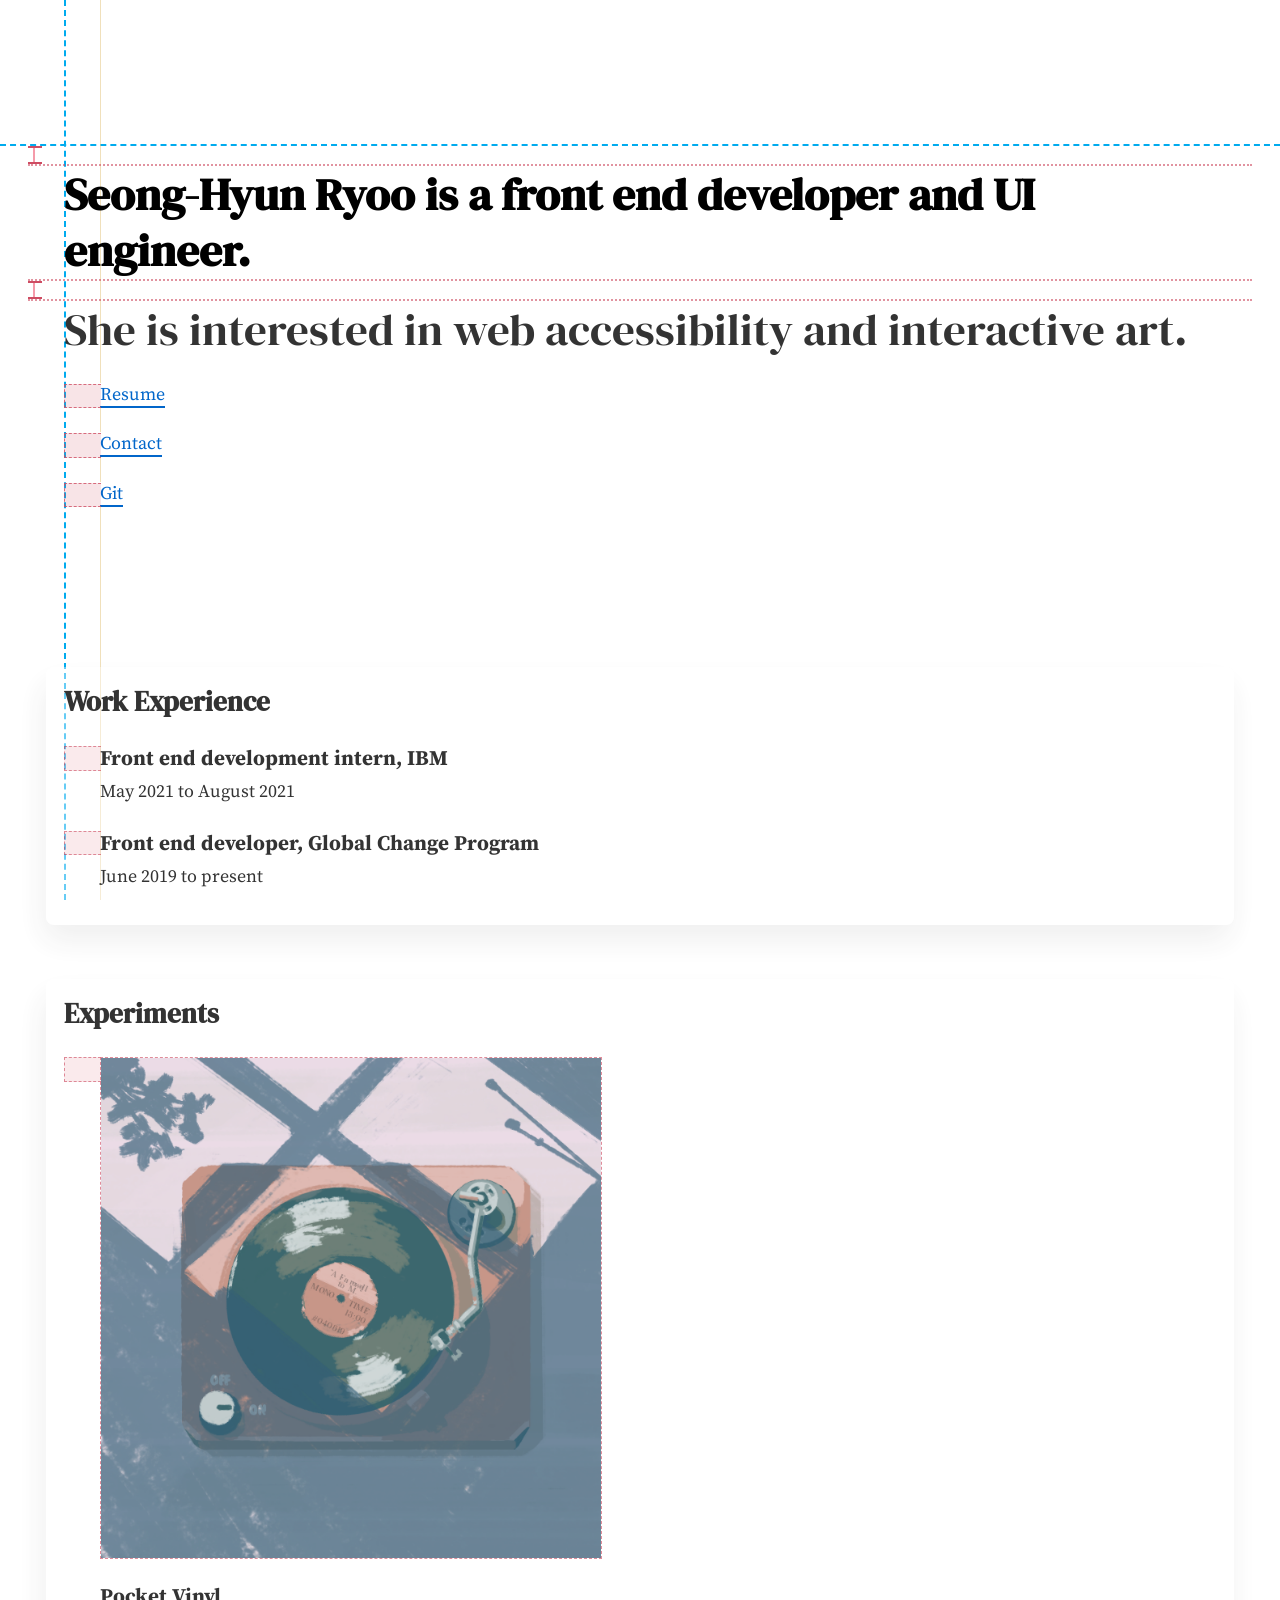
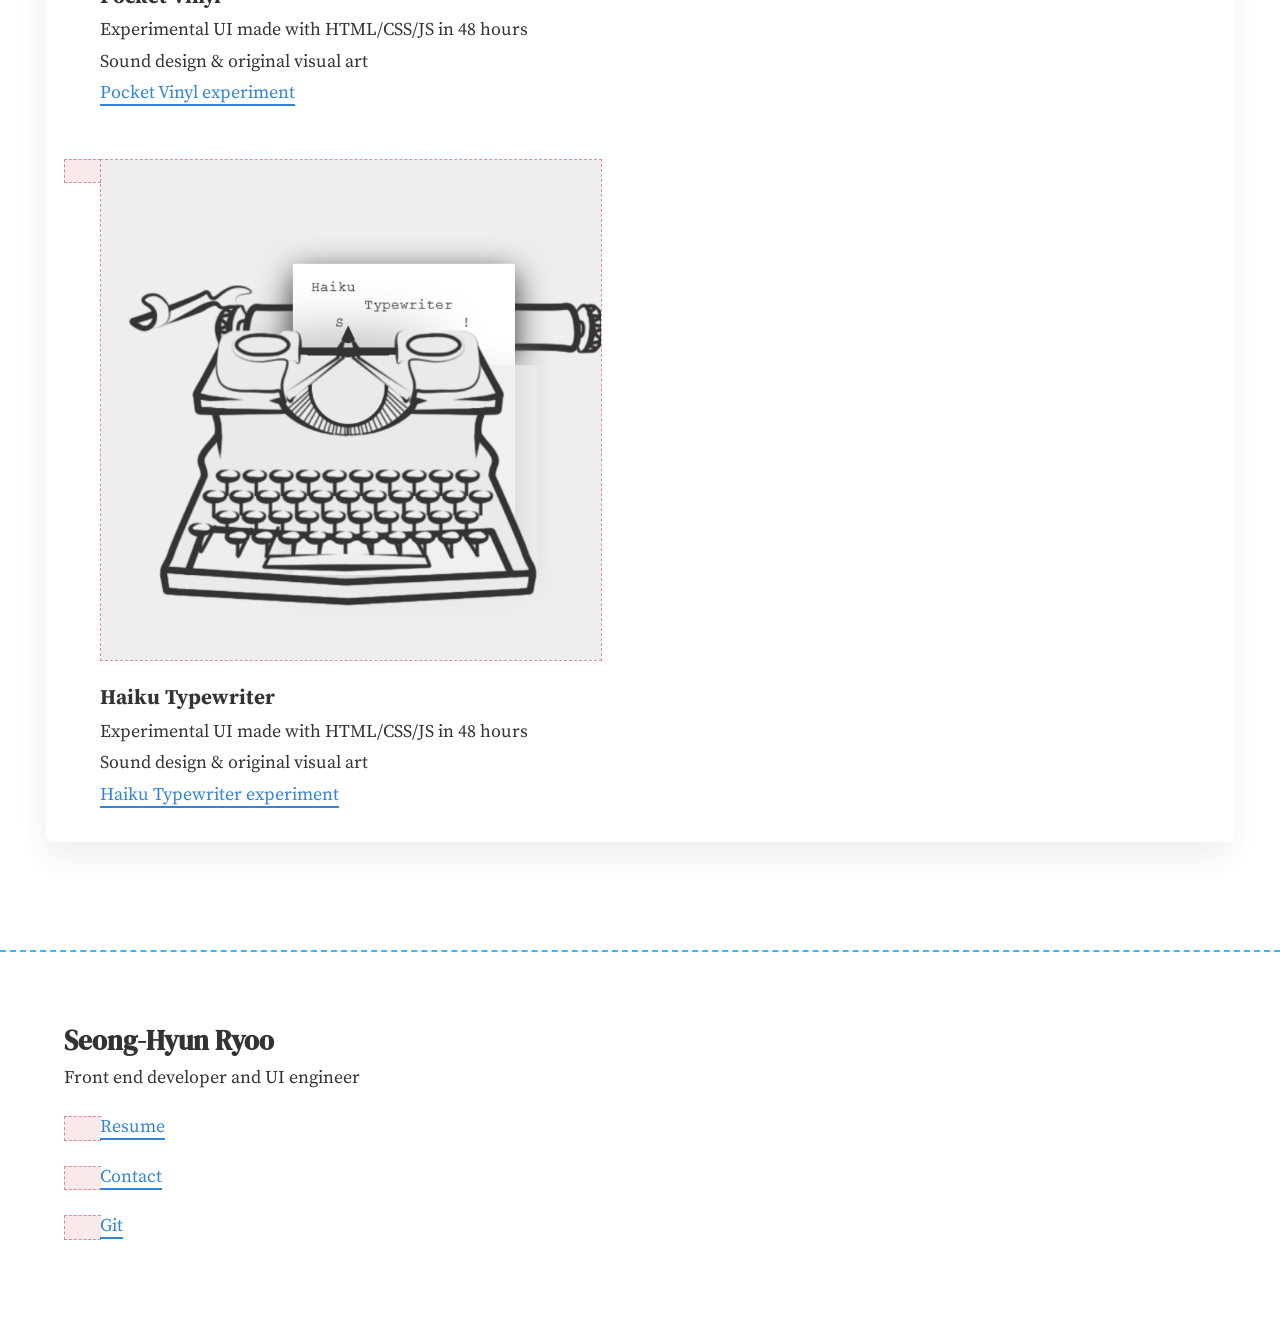
<file: index.html>
<!DOCTYPE html>
<html lang="en" dir="ltr">
  <head>
    <title>Seong-Hyun Ryoo: front end developer</title>
    <meta name="viewport" content="width=device-width, initial-scale=1">
    <link type="text/css" rel="stylesheet" href="css/sitewide.css">
    <link type="text/css" rel="stylesheet" href="css/home.css">
    <link type="text/css" rel="stylesheet" href="css/graphics.css">
  </head>
  <body>
    <header class="visually-hidden">
      <h1>Seong-Hyun Ryoo: front end developer</h1>
    </header>
    <main>
      <div class="hero">
        <div class="hero-content">
          <div class="fake-padding no-top">
            <div class="measure"></div>
          </div>
          <div class="contained">
            <h2>Seong-Hyun Ryoo is a front end developer and UI engineer.</h2>
          </div>
          <div class="fake-padding">
            <div class="measure"></div>
          </div>
          <div class="contained">
            <p>She is interested in web accessibility and interactive art.</p>
          </div>
          <nav aria-label="Contact" class="contained">
            <ul>
              <li>
                <a href="files/Seong-HyunRyoo.pdf">
                  Resume
                </a>
              </li>
              <li>
                <a href="&#109;&#97;&#105;&#108;&#116;&#111;&#58;%73%65%6F%6E%67%68%79%75%6E%72%79%6F%6F%40%67%6D%61%69%6C%2E%63%6F%6D">
                  Contact
                </a>
              </li>
              <li>
                <a href="https://github.com/seongryoo">
                  Git
                </a>
              </li>
            </ul>
          </nav>
        </div>
      </div>
      <section class="section contained">
        <h2>Work Experience</h2>
        <ul>
          <li>
            <h3>Front end development intern, IBM</h3>
            <p>May 2021 to August 2021</p>
          </li>
          <li>
            <h3>Front end developer, Global Change Program</h3>
            <p>June 2019 to present</p>
          </li>
        </ul>
      </section>
      <!-- <section class="section contained">
        <h2>Posts</h2>
        <ul>
          <li>
            <a href="/posts/wordpress-accessibility">WordPress development and web accessibility</a>
          </li>
        </ul>
      </section> -->
      <section class="section contained">
        <h2>Experiments</h2>
        <ul>
          <li class="image-li">
            <img src="img/pocket-vinyl.png" width="500" height="500" alt="Screenshot of the pocket vinyl experimental UI. In the screenshot, there is a digital painting of an old-fashioned record player on a table. The record player has a wooden chassis and a vinyl record labelled &lsquo;A Farewell to M.&rsquo; currently playing. Warm shafts of sunlight, in the shape of a nearby window, rest on the table and the record player.">
            <div class="image-text">
              <h3>Pocket Vinyl</h3>
              <p>Experimental UI made with HTML/CSS/JS in 48 hours</p>
              <p>Sound design & original visual art</p>
              <a href="https://seongryoo.github.io/pocket-vinyl">Pocket Vinyl experiment</a>
            </div>
          </li>
          <li class="image-li">
            <img src="img/haiku-typewriter.png" width="500" height="500" alt="Screenshot of the haiku typewriter experimental UI. In the screenshot, there is a drawing of antique mechanical typewriter, stylized akin to an ink drawing. The typewriter UI features a moving carriage with a white sheet of paper. On the paper, a phrase is typed in disjointed letters, as though written out by a typewriter with a manual carriage.">
            <div class="image-text">
              <h3>Haiku Typewriter</h3>
              <p>Experimental UI made with HTML/CSS/JS in 48 hours</p>
              <p>Sound design & original visual art</p>
              <a href="https://seongryoo.github.io/haiku-typewriter">Haiku Typewriter experiment</a>
            </div>
          </li>
        </ul>
      </section>
      <!-- <section class="section contained">
        <h2>Projects</h2>
        <ul>
          <li>
            <h3>Urban Heat ATL website</h3>
            <p>Front end development and visual design</p>
            <p>React.js, WordPress theme development, HTML/CSS/JS, PHP</p>
          </li>
          <li>
            <h3>Global Change Program website</h3>
            <p>Front end development and some visual design</p>
            <p>React.js, WordPress theme and plugin development, HTML/CSS/JS, PHP</p>
          </li>
          <li>
            <h3>Sea Level Sensors website</h3>
            <p>Front end development and some visual design</p>
            <p>Design for accessibility (keyboard, screen reader, visual)</p>
            <p>React.js, WordPress theme and plugin development, HTML/CSS/JS, PHP</p>
          </li>
          <li>
            <h3>2019 Georgia Climate Conference website</h3>
            <p>Website design, development, and deployment</p>
            <p>WordPress theme and plugin development, HTML/CSS/JS, PHP</p>
            <p>Google Cloud Platform</p>
          </li>
        </ul>
      </section> -->
    </main>
    <footer>
      <div class="contained">
        <h2>Seong-Hyun Ryoo</h2>
        <p>Front end developer and UI engineer</p>
      </div>
      <nav aria-label="Contact" class="contained">
        <ul>
          <li>
            <a href="files/Seong-HyunRyoo.pdf">
              Resume
            </a>
          </li>
          <li>
            <a href="&#109;&#97;&#105;&#108;&#116;&#111;&#58;%73%65%6F%6E%67%68%79%75%6E%72%79%6F%6F%40%67%6D%61%69%6C%2E%63%6F%6D">
              Contact
            </a>
          </li>
          <li>
            <a href="https://github.com/seongryoo">
              Git
            </a>
          </li>
        </ul>
      </nav>
    </footer>
    <div class="graphics">
      <div class="semi-contained">
        <div class="vertical gridline"></div>
      </div>
      <div class="uncontained">
        <div class="horizontal gridline"></div>
      </div>
      <div class="semi-contained">
        <div class="vertical gridline for-lists"></div>
      </div>
    </div>
  </body>

</html>
</file>
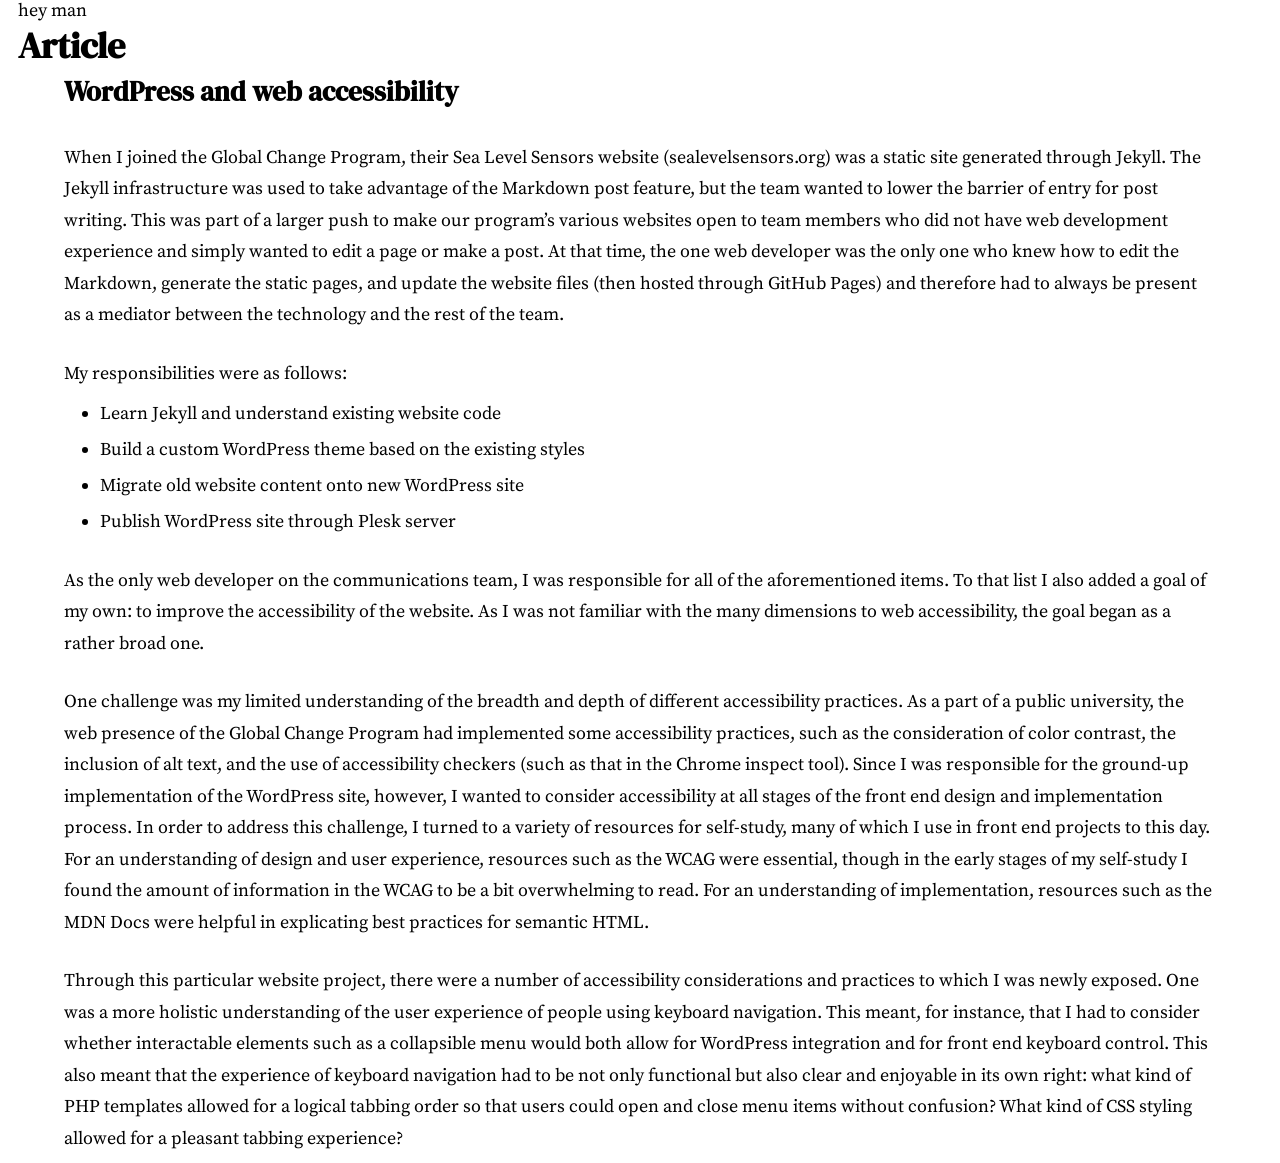
<file: posts/wordpress-accessibility/index.html>
<!DOCTYPE html>
<html lang="en" dir="ltr">
  <head>
    <title>WordPress and learning web accessibility</title>
    <meta name="viewport" content="width=device-width, initial-scale=1">
    <link type="text/css" rel="stylesheet" href="../../css/sitewide.css">
  </head>
  <body>
    <main>
      hey man
      <h1>Article</h1>
      <article class="contained">
        <header>
          <h1>WordPress and web accessibility</h1>
          <p>When I joined the Global Change Program, their Sea Level Sensors website (sealevelsensors.org) was a  static site generated through Jekyll. The Jekyll infrastructure was used to take advantage of the Markdown post feature, but the team wanted to lower the barrier of entry for post writing. This was part of a larger push to make our program&rsquo;s various websites open to team members who did not have web development experience and simply wanted to edit a page or make a post. At that time, the one web developer was the only one who knew how to edit the Markdown, generate the static pages, and update the website files (then hosted through GitHub Pages) and therefore had to always be present as a mediator between the technology and the rest of the team. </p>
          <p>My responsibilities were as follows:</p>
          <ul>
            <li>Learn Jekyll and understand existing website code</li>
            <li>Build a custom WordPress theme based on the existing styles</li>
            <li>Migrate old website content onto new WordPress site</li>
            <li>Publish WordPress site through Plesk server</li>
          </ul>
          <p>As the only web developer on the communications team, I was responsible for all of the aforementioned items. To that list I also added a goal of my own: to improve the accessibility of the website. As I was not familiar with the many dimensions to web accessibility, the goal began as a rather broad one.</p>
          <p>One challenge was my limited understanding of the breadth and depth of different accessibility practices. As a part of a public university, the web presence of the Global Change Program had implemented some accessibility practices, such as the consideration of color contrast, the inclusion of alt text, and the use of accessibility checkers (such as that in the Chrome inspect tool). Since I was responsible for the ground-up implementation of the WordPress site, however, I wanted to consider accessibility at all stages of the front end design and implementation process. In order to address this challenge, I turned to a variety of resources for self-study, many of which I use in front end projects to this day. For an understanding of design and user experience, resources such as the WCAG were essential, though in the early stages of my self-study I found the amount of information in the WCAG to be a bit overwhelming to read. For an understanding of implementation, resources such as the MDN Docs were helpful in explicating best practices for semantic HTML.</p>
          <p>Through this particular website project, there were a number of accessibility considerations and practices to which I was newly exposed. One was a more holistic understanding of the user experience of people using keyboard navigation. This meant, for instance, that I had to consider whether interactable elements such as a collapsible menu would both allow for WordPress integration and for front end keyboard control. This also meant that the experience of keyboard navigation had to be not only functional but also clear and enjoyable in its own right: what kind of PHP templates allowed for a logical tabbing order so that users could open and close menu items without confusion? What kind of CSS styling allowed for a pleasant tabbing experience? </p>
        </header>

      </article>
    </main>
  </body>

</html>
</file>
<file: css/sitewide.css>
@import url('fonts.css');
html {
  font-size: 18px;
  font-family: 'Source Serif Pro', serif;
}
body {
  margin: 0;
  line-height: 1.25;
}
::selection {
  background: rgb(15, 115, 155);
  color: white;
}

a {
  color: rgb(1, 102, 202);
  text-decoration: none;
  border-bottom: 2px solid rgb(1, 102, 202);
  outline-offset: 6px;
  background: white;
}
a:focus {
  transition: outline-offset 0.25s;
  outline: 3px solid black;
  outline-offset: 2px;
  border: 2px solid white;
  background: white;
}

.contained {
  padding: 0 1rem;
  max-width: 64rem;
  margin: 0 auto;
}

main {
  padding: 0 1rem;
}

footer {
  padding: 4rem 1rem;
  margin-top: 6rem;
  opacity: 0.8;
  background: rgba(255, 255, 255, 0.75)
}

.section {
  margin-bottom: 3rem;
}


h1, h2, h3, h4, h5 {
  margin: 0;
}

h1, h2 {
  font-family: 'DM Serif Display', serif;
}

h3 {
  font-weight: 700;
}
ul {
  padding: 0 0 0 2rem;
}
li {
  position: relative;
  margin-top: 1rem;
}
p {
  margin: 0.5rem 0;
}

/* Source: A11y project */
.visually-hidden {
  position: absolute !important;
  height: 1px;
  width: 1px;
  overflow: hidden;
  clip: rect(1px 1px 1px 1px); /* IE6, IE7 */
  clip: rect(1px, 1px, 1px, 1px);
  white-space: nowrap; /* added line */
}

article {
  line-height: 1.75;
}

article li {
  margin: 0.25rem 0;
}

article ul {
  margin: 0;
}

article p {
  margin-top: 1.5rem;
}


li .image-text {
  padding: 1rem 0 0 0;
  margin-bottom: 3rem;
}

li:nth-last-child(1) .image-text {
  margin-bottom: 0;
}

li.image-li img {
  border: 1px dashed rgba(206, 76, 98, 0.8);
  width: 100%;
  max-width: 500px;
  height: auto;
}
</file>
<file: css/home.css>
.hero {
  /* background: rgb(245, 155, 170); */
  padding: 8rem 0;
}

.hero h2, .hero p {
  font-size: 2.5rem;
  font-family: 'DM Serif Display', serif;
}

.hero h2 {
  margin: 0;
}
.hero p {
  margin: 0 0 1rem 0;
}
.hero p, .hero li {
  color: rgba(0, 0, 0, 0.8);
}

.section {
  border-radius: 8px;
  background: rgba( 255, 255, 255, 0.5);
  padding: 1rem;
  transition: background 1s, box-shadow 1s, opacity 1s;
  box-shadow: -3px 16px 32px 0 #00000015;
  opacity: 0.8;
}

.section:hover {
  background: rgba( 255, 255, 255, 0.75);
  box-shadow: 0 6px 12px 0 #00000018;
  opacity: 1;
}


.fake-padding {
  height: 1rem;
  max-width: 68rem;
  margin: 0 auto;
  border: 2px dotted rgba(206, 76, 98, 0.6);
  border-left: none;
  border-right: none;
}
.fake-padding.no-top {
  border-top: 2px solid rgba(0,0,0,0);
}
.fake-padding .measure {
  height: 100%;
  width: 0.75rem;
  border-top: 2px solid rgb(206, 76, 98);
  border-bottom: 2px solid rgb(206, 76, 98);
  box-sizing: border-box;
  position: relative;
}
.fake-padding .measure:after {
  content: '';
  height: 100%;
  border-right: 2px solid rgb(245, 155, 170);
  position: absolute;
  width: 52%;
  box-sizing: border-box;
}


ul {
  list-style: none;
}

li {
  margin-top: 1.5rem;
}

li:before {
  content: '';
  background: rgba(206, 76, 98, 0.15);
  width: 2rem;
  position: absolute;
  top: 0;
  left: -2rem;
  height: 1.25rem;
  border: 1px dashed rgba(206, 76, 98, 0.8);
  border-right: none;
  margin-right: 1px;
}

footer {
  border-top: 2px dashed rgb(0, 171, 238);
}
</file>
<file: css/graphics.css>
.graphics {
  height: 0;
}

.semi-contained {
  margin: 0 auto;
  padding: 0 2rem;
  max-width: 64rem;
}
.gridline {
  z-index: -1;
}

.gridline.vertical {
  border-left: 2px dashed rgb(0, 171, 238);
  height: 100%;
  position: fixed;
  top: 0;
}

.gridline.vertical.for-lists {
  border-left: 1px solid rgba(220, 180, 92, 0.415);
  margin-left: 2rem;
}

.gridline.horizontal {
  border-bottom: 2px dashed rgb(0, 171, 238);
  height: 0rem;
  margin-top: 8rem;
  position: absolute;
  top: 0;
  width: 100%;
}
</file>
